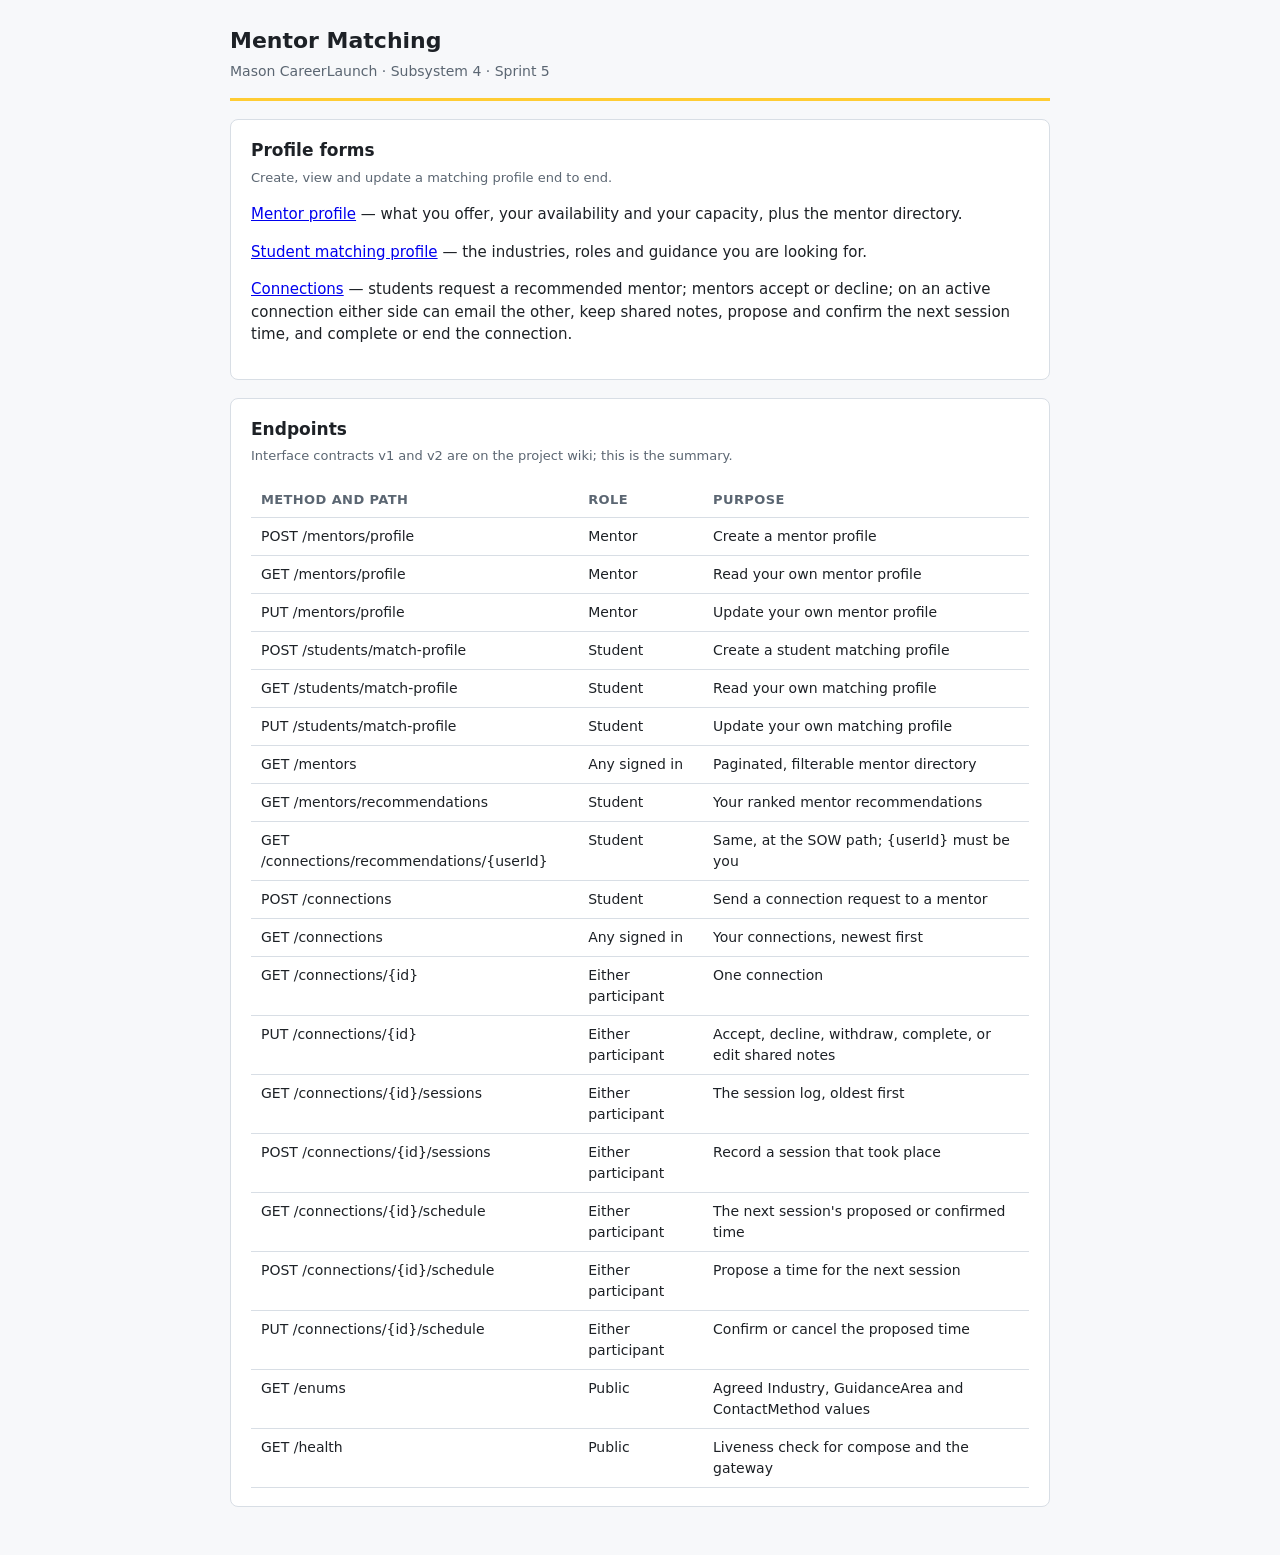
<file: static/index.html>
<!DOCTYPE html>
<html lang="en">
<head>
  <meta charset="UTF-8">
  <meta name="viewport" content="width=device-width, initial-scale=1">
  <title>Mentor Matching — Mason CareerLaunch</title>
  <link rel="stylesheet" href="styles.css">
</head>
<body>

<header>
  <h1>Mentor Matching</h1>
  <p>Mason CareerLaunch &middot; Subsystem 4 &middot; Sprint 5</p>
</header>

<main>
  <section>
    <h2>Profile forms</h2>
    <p class="hint">Create, view and update a matching profile end to end.</p>
    <p>
      <a href="mentorprofile.html">Mentor profile</a> — what you offer, your availability and your
      capacity, plus the mentor directory.
    </p>
    <p>
      <a href="studentprofile.html">Student matching profile</a> — the industries, roles and guidance
      you are looking for.
    </p>
    <p>
      <a href="connections.html">Connections</a> — students request a recommended mentor; mentors
      accept or decline; on an active connection either side can email the other, keep shared notes,
      propose and confirm the next session time, and complete or end the connection.
    </p>
  </section>

  <section>
    <h2>Endpoints</h2>
    <p class="hint">Interface contracts v1 and v2 are on the project wiki; this is the summary.</p>
    <table>
      <thead><tr><th>Method and path</th><th>Role</th><th>Purpose</th></tr></thead>
      <tbody>
        <tr><td>POST /mentors/profile</td><td>Mentor</td><td>Create a mentor profile</td></tr>
        <tr><td>GET /mentors/profile</td><td>Mentor</td><td>Read your own mentor profile</td></tr>
        <tr><td>PUT /mentors/profile</td><td>Mentor</td><td>Update your own mentor profile</td></tr>
        <tr><td>POST /students/match-profile</td><td>Student</td><td>Create a student matching profile</td></tr>
        <tr><td>GET /students/match-profile</td><td>Student</td><td>Read your own matching profile</td></tr>
        <tr><td>PUT /students/match-profile</td><td>Student</td><td>Update your own matching profile</td></tr>
        <tr><td>GET /mentors</td><td>Any signed in</td><td>Paginated, filterable mentor directory</td></tr>
        <tr><td>GET /mentors/recommendations</td><td>Student</td><td>Your ranked mentor recommendations</td></tr>
        <tr><td>GET /connections/recommendations/{userId}</td><td>Student</td><td>Same, at the SOW path; {userId} must be you</td></tr>
        <tr><td>POST /connections</td><td>Student</td><td>Send a connection request to a mentor</td></tr>
        <tr><td>GET /connections</td><td>Any signed in</td><td>Your connections, newest first</td></tr>
        <tr><td>GET /connections/{id}</td><td>Either participant</td><td>One connection</td></tr>
        <tr><td>PUT /connections/{id}</td><td>Either participant</td><td>Accept, decline, withdraw, complete, or edit shared notes</td></tr>
        <tr><td>GET /connections/{id}/sessions</td><td>Either participant</td><td>The session log, oldest first</td></tr>
        <tr><td>POST /connections/{id}/sessions</td><td>Either participant</td><td>Record a session that took place</td></tr>
        <tr><td>GET /connections/{id}/schedule</td><td>Either participant</td><td>The next session's proposed or confirmed time</td></tr>
        <tr><td>POST /connections/{id}/schedule</td><td>Either participant</td><td>Propose a time for the next session</td></tr>
        <tr><td>PUT /connections/{id}/schedule</td><td>Either participant</td><td>Confirm or cancel the proposed time</td></tr>
        <tr><td>GET /enums</td><td>Public</td><td>Agreed Industry, GuidanceArea and ContactMethod values</td></tr>
        <tr><td>GET /health</td><td>Public</td><td>Liveness check for compose and the gateway</td></tr>
      </tbody>
    </table>
  </section>
</main>

</body>
</html>
</file>
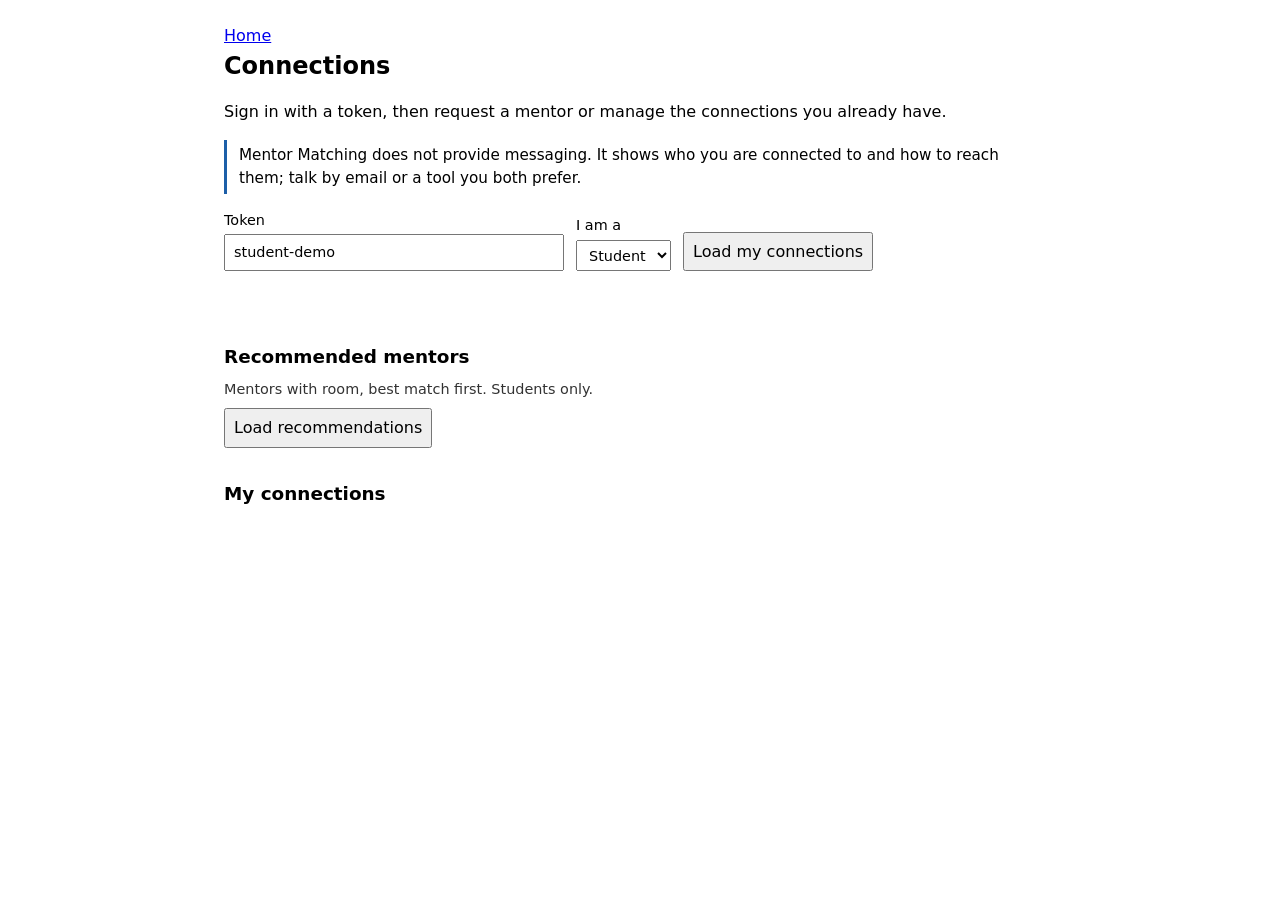
<file: static/connections.html>
<!DOCTYPE html>
<html lang="en">
<head>
  <meta charset="utf-8">
  <meta name="viewport" content="width=device-width, initial-scale=1">
  <title>Connections — Mentor Matching</title>
  <!-- If your other pages share a stylesheet, link it here and delete the <style> block. -->
  <style>
    :root { color-scheme: light dark; --line: #8886; --accent: #1d5fa8; --bad: #b3261e; --ok: #1b7a3e; }
    body { font: 16px/1.5 system-ui, sans-serif; max-width: 52rem; margin: 0 auto; padding: 1.5rem 1rem 4rem; }
    h1 { font-size: 1.5rem; margin: 0 0 .25rem; }
    h2 { font-size: 1.15rem; margin: 2rem 0 .5rem; }
    nav a { margin-right: 1rem; }
    .bar { display: flex; flex-wrap: wrap; gap: .75rem; align-items: end; margin: 1rem 0; }
    label { display: grid; gap: .2rem; font-size: .9rem; }
    input, select, textarea, button { font: inherit; padding: .35rem .5rem; }
    button { cursor: pointer; }
    button:focus-visible, input:focus-visible, select:focus-visible, textarea:focus-visible { outline: 2px solid var(--accent); outline-offset: 2px; }
    #token { min-width: 20rem; }
    #status { min-height: 1.5rem; }
    #status.ok { color: var(--ok); }
    #status.bad { color: var(--bad); }
    .item { border: 1px solid var(--line); border-radius: 6px; padding: .75rem 1rem; margin: .5rem 0; }
    .item h3 { font-size: 1rem; margin: 0; }
    .meta { font-size: .9rem; opacity: .8; margin: .15rem 0 .5rem; }
    .row { display: flex; flex-wrap: wrap; gap: .5rem; align-items: center; margin-top: .5rem; }
    .row textarea, .row input[type=text] { flex: 1 1 14rem; }
    .badge { display: inline-block; border: 1px solid var(--line); border-radius: 999px; padding: 0 .6rem; font-size: .85rem; }
    .badge.full { color: var(--bad); border-color: var(--bad); }
    .badge.ACTIVE { color: var(--ok); border-color: var(--ok); }
    .badge.DECLINED, .badge.WITHDRAWN { color: var(--bad); border-color: var(--bad); }
    .msg { font-size: .9rem; min-height: 1.2rem; margin: .4rem 0 0; }
    .msg.bad { color: var(--bad); }
    .msg.ok { color: var(--ok); }
    .empty { opacity: .75; }
    .notice { border-left: 3px solid var(--accent); padding: .25rem .75rem; font-size: .95rem; }
    .contact { display: flex; flex-wrap: wrap; gap: .5rem; align-items: center; margin: .5rem 0; }
    .contact .meta { margin: 0; }
    .email-button { display: inline-block; padding: .35rem .8rem; border-radius: 6px; background: var(--accent); color: #fff; text-decoration: none; }
    .email-button:hover { filter: brightness(1.1); }
    .email-button:focus-visible { outline: 2px solid var(--accent); outline-offset: 2px; }
    [hidden] { display: none !important; }
    .schedule { border-top: 1px solid var(--line); margin-top: .75rem; padding-top: .5rem; }
    .schedule h4 { font-size: .95rem; margin: 0 0 .25rem; }
    .schedule-summary { margin: .25rem 0; }
    .schedule-summary.confirmed { color: var(--ok); }
    .schedule .propose input[type=datetime-local] { flex: 0 1 14rem; }
    button.primary { background: var(--accent); color: #fff; border: 1px solid var(--accent); border-radius: 4px; }
  </style>
</head>
<body data-page="connections">
  <nav><a href="/">Home</a></nav>
  <h1>Connections</h1>
  <p>Sign in with a token, then request a mentor or manage the connections you already have.</p>
  <p class="notice">Mentor Matching does not provide messaging. It shows who you are connected to and how to reach them; talk by email or a tool you both prefer.</p>

  <div class="bar">
    <label>Token
      <input id="token" type="text" value="student-demo" autocomplete="off">
    </label>
    <label>I am a
      <select id="role">
        <option value="Student">Student</option>
        <option value="Mentor">Mentor</option>
      </select>
    </label>
    <button id="refresh">Load my connections</button>
  </div>
  <div id="status" role="status"></div>

  <section id="recommended-section">
    <h2>Recommended mentors</h2>
    <p class="meta">Mentors with room, best match first. Students only.</p>
    <button id="load-recs">Load recommendations</button>
    <div id="recs"></div>
  </section>

  <section>
    <h2>My connections</h2>
    <div id="connections"></div>
  </section>

  <script src="connections.js"></script>
</body>
</html>
</file>
<file: static/styles.css>
:root {
  --mason-green: #1b5e3f;
  --mason-gold: #ffcc33;
  --ink: #1d2126;
  --muted: #5b6672;
  --line: #d8dee5;
  --bad: #b3261e;
  --ok: #1b5e3f;
}

* { box-sizing: border-box; }

body {
  margin: 0;
  padding: 0 16px 48px;
  font: 15px/1.5 system-ui, -apple-system, "Segoe UI", sans-serif;
  color: var(--ink);
  background: #f7f8fa;
}

header {
  max-width: 820px;
  margin: 0 auto;
  padding: 24px 0 16px;
  border-bottom: 3px solid var(--mason-gold);
}

h1 { margin: 0 0 4px; font-size: 22px; }
header p { margin: 0; color: var(--muted); font-size: 14px; }
header nav { margin-top: 10px; font-size: 14px; }
header nav a { color: var(--mason-green); margin-right: 14px; }

main { max-width: 820px; margin: 0 auto; }

section {
  background: #fff;
  border: 1px solid var(--line);
  border-radius: 8px;
  padding: 18px 20px;
  margin-top: 18px;
}

h2 { margin: 0 0 4px; font-size: 17px; }
section > p.hint { margin: 0 0 16px; color: var(--muted); font-size: 13px; }

label { display: block; font-weight: 600; margin-bottom: 4px; font-size: 14px; }

.field { margin-bottom: 16px; }
.field small { display: block; color: var(--muted); font-weight: 400; margin-top: 3px; }

input[type="text"], input[type="number"], select {
  width: 100%;
  padding: 8px 10px;
  border: 1px solid var(--line);
  border-radius: 5px;
  font: inherit;
  background: #fff;
}

input:focus, select:focus { outline: 2px solid var(--mason-green); outline-offset: 1px; }

.checks {
  display: flex;
  flex-wrap: wrap;
  gap: 6px 18px;
  padding: 8px 10px;
  border: 1px solid var(--line);
  border-radius: 5px;
  background: #fff;
}

.checks label,
.inline label {
  display: flex;
  align-items: center;
  gap: 6px;
  font-weight: 400;
  margin: 0;
}

.inline { display: flex; align-items: center; gap: 8px; }

button {
  font: inherit;
  font-weight: 600;
  padding: 9px 16px;
  border: 1px solid var(--mason-green);
  border-radius: 5px;
  background: var(--mason-green);
  color: #fff;
  cursor: pointer;
  margin-right: 8px;
}

button.secondary { background: #fff; color: var(--mason-green); }
button:hover { filter: brightness(1.1); }

.error {
  color: var(--bad);
  font-size: 13px;
  margin: 4px 0 0;
  min-height: 1em;
}

#status { margin: 14px 0 0; font-size: 14px; font-weight: 600; }
#status.bad { color: var(--bad); }
#status.ok { color: var(--ok); }

pre {
  background: #1d2126;
  color: #e6edf3;
  padding: 12px 14px;
  border-radius: 6px;
  overflow-x: auto;
  font-size: 13px;
  margin: 12px 0 0;
}

table { width: 100%; border-collapse: collapse; margin-top: 12px; font-size: 14px; }
th, td { text-align: left; padding: 8px 10px; border-bottom: 1px solid var(--line); vertical-align: top; }
th { font-size: 13px; color: var(--muted); text-transform: uppercase; letter-spacing: .03em; }

.filters { display: flex; flex-wrap: wrap; gap: 12px; align-items: flex-end; }
.filters .field { margin-bottom: 0; flex: 1 1 150px; }

.badge {
  display: inline-block;
  padding: 2px 8px;
  border-radius: 10px;
  font-size: 12px;
  font-weight: 600;
  background: #e8f0ec;
  color: var(--mason-green);
}
.badge.full { background: #fdecea; color: var(--bad); }
</file>
